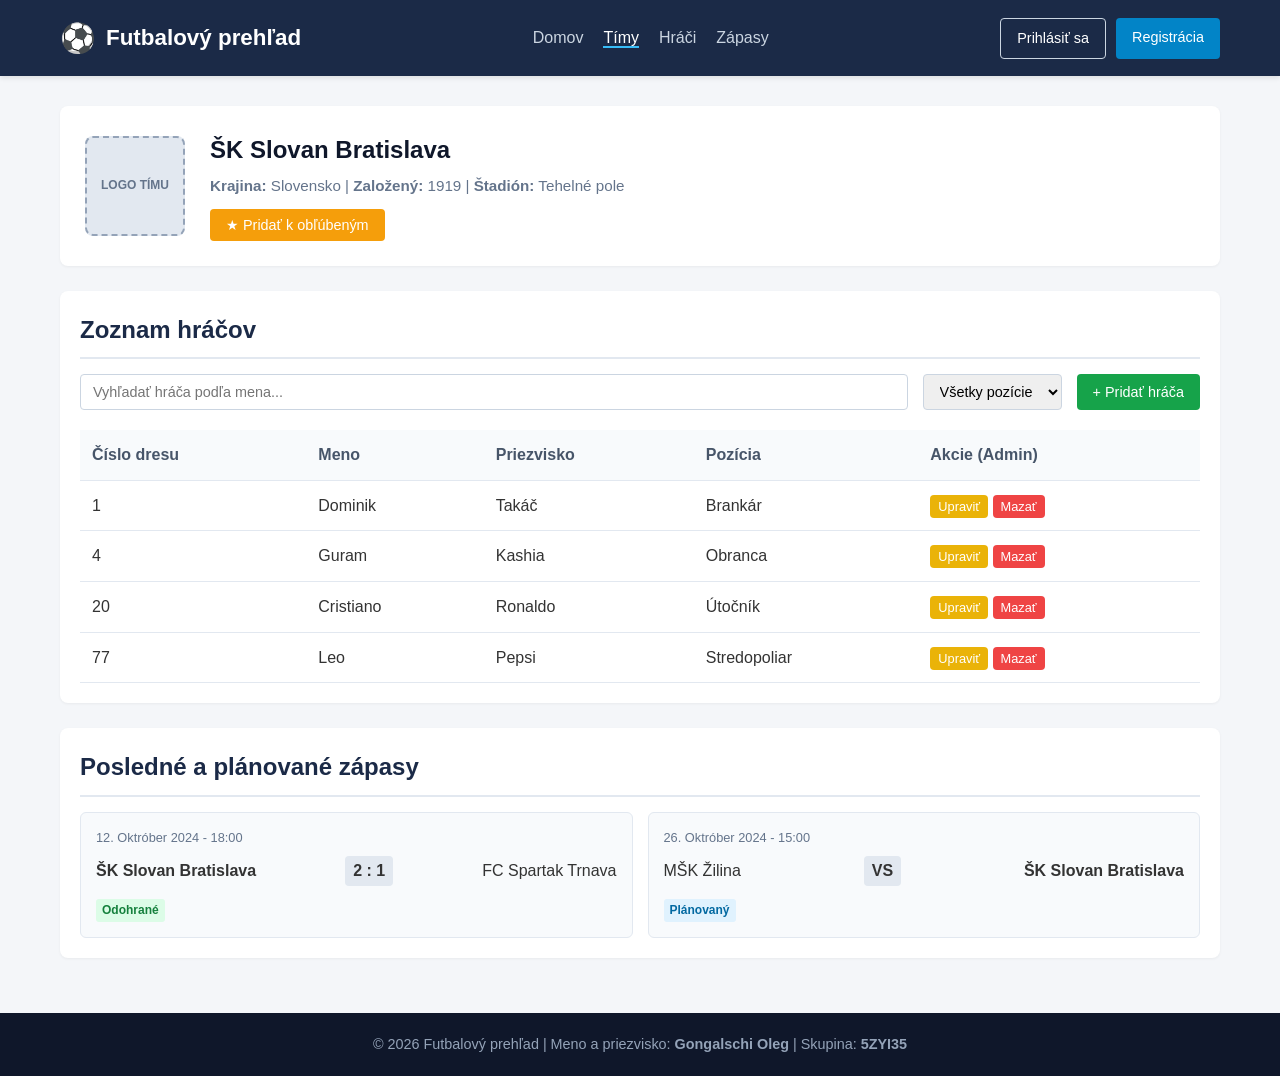
<file: HTML/index.html>
<!DOCTYPE html>
<html lang="sk">
<head>
    <meta charset="UTF-8">
    <meta name="viewport" content="width=device-width, initial-scale=1.0">
    <title>Futbalový prehľad - Detail tímu</title>
    <link rel="stylesheet" href="style.css">
</head>
<body>

    <!-- HLAVIČKA A NAVIGÁCIA -->
    <header class="site-header">
        <div class="container header-container">
            <div class="logo-area">
                <div class="logo-icon">⚽</div>
                <span class="app-title">Futbalový prehľad</span>
            </div>
            <nav class="main-nav">
                <ul>
                    <li><a href="#">Domov</a></li>
                    <li><a href="#" class="active">Tímy</a></li>
                    <li><a href="#">Hráči</a></li>
                    <li><a href="#">Zápasy</a></li>
                </ul>
            </nav>
            <div class="user-actions">
                <a href="#" class="btn btn-outline">Prihlásiť sa</a>
                <a href="#" class="btn btn-primary">Registrácia</a>
            </div>
        </div>
    </header>

    <!-- HLAVNÝ OBSAH: NETRIVIÁLNA STRÁNKA - DETAIL TÍMU -->
    <main class="main-content container">

        <!-- KARTA DETAILU TÍMU -->
        <section class="team-header-card">
            <div class="team-logo-placeholder">
                <span>LOGO TÍMU</span>
            </div>
            <div class="team-info">
                <h1>ŠK Slovan Bratislava</h1>
                <p class="team-meta">
                    <strong>Krajina:</strong> Slovensko | 
                    <strong>Založený:</strong> 1919 | 
                    <strong>Štadión:</strong> Tehelné pole
                </p>
                <button class="btn btn-favorite">★ Pridať k obľúbeným</button>
            </div>
        </section>

        <!-- SEKCIA HRÁČOV S FILTROVANÍM (AJAX MOCK) -->
        <section class="section-block">
            <h2>Zoznam hráčov</h2>

            <div class="filter-bar">
                <input type="text" placeholder="Vyhľadať hráča podľa mena..." class="form-control">
                <select class="form-control">
                    <option value="">Všetky pozície</option>
                    <option value="GK">Brankár</option>
                    <option value="DF">Obranca</option>
                    <option value="MF">Stredopoliar</option>
                    <option value="FW">Útočník</option>
                </select>
                <!-- ADMIN OVLÁDACÍ PRVOK -->
                <button class="btn btn-success">+ Pridať hráča</button>
            </div>

            <div class="table-responsive">
                <table class="data-table">
                    <thead>
                        <tr>
                            <th>Číslo dresu</th>
                            <th>Meno</th>
                            <th>Priezvisko</th>
                            <th>Pozícia</th>
                            <th>Akcie (Admin)</th>
                        </tr>
                    </thead>
                    <tbody>
                        <tr>
                            <td>1</td>
                            <td>Dominik</td>
                            <td>Takáč</td>
                            <td>Brankár</td>
                            <td>
                                <button class="btn btn-sm btn-edit">Upraviť</button>
                                <button class="btn btn-sm btn-delete">Mazať</button>
                            </td>
                        </tr>
                        <tr>
                            <td>4</td>
                            <td>Guram</td>
                            <td>Kashia</td>
                            <td>Obranca</td>
                            <td>
                                <button class="btn btn-sm btn-edit">Upraviť</button>
                                <button class="btn btn-sm btn-delete">Mazať</button>
                            </td>
                        </tr>
                        <tr>
                            <td>20</td>
                            <td>Cristiano</td>
                            <td>Ronaldo</td>
                            <td>Útočník</td>
                            <td>

                                
                                <button class="btn btn-sm btn-edit">Upraviť</button>
                                <button class="btn btn-sm btn-delete">Mazať</button>
                            </td>
                        </tr>
                        <tr>
                            <td>77</td>
                            <td>Leo</td>
                            <td>Pepsi</td>
                            <td>Stredopoliar</td>
                            <td>
                                <button class="btn btn-sm btn-edit">Upraviť</button>
                                <button class="btn btn-sm btn-delete">Mazať</button>
                            </td>
                        </tr>
                    </tbody>
                </table>
            </div>
        </section>

        <!-- SEKCIA ZÁPASOV TÍMU -->
        <section class="section-block">
            <h2>Posledné a plánované zápasy</h2>

            <div class="matches-grid">
                <div class="match-card">
                    <div class="match-date">12. Oktróber 2024 - 18:00</div>
                    <div class="match-teams">
                        <span><strong>ŠK Slovan Bratislava</strong></span>
                        <span class="score">2 : 1</span>
                        <span>FC Spartak Trnava</span>
                    </div>
                    <div class="match-status finished">Odohrané</div>
                </div>

                <div class="match-card">
                    <div class="match-date">26. Oktróber 2024 - 15:00</div>
                    <div class="match-teams">
                        <span>MŠK Žilina</span>
                        <span class="score">VS</span>
                        <span><strong>ŠK Slovan Bratislava</strong></span>
                    </div>
                    <div class="match-status planned">Plánovaný</div>
                </div>
            </div>
        </section>

    </main>

    <!-- PÄTIČKA -->
    <footer class="site-footer">
        <div class="container footer-container">
            <p>&copy; 2026 Futbalový prehľad | Meno a priezvisko: <strong>Gongalschi Oleg</strong> | Skupina: <strong>5ZYI35</strong></p>
        </div>
    </footer>

</body>
</html>
</file>
<file: HTML/style.css>
/* RESET A ZÁKLADNÉ NASTAVENIA */
* {
    box-sizing: border-box;
    margin: 0;
    padding: 0;
}

body {
    font-family: Arial, Helvetica, sans-serif;
    line-height: 1.6;
    background-color: #f4f6f9;
    color: #333;
    display: flex;
    flex-direction: column;
    min-height: 100vh;
}

/* KONTAJNER PRE OBSAH */
.container {
    width: 100%;
    max-width: 1200px;
    margin: 0 auto;
    padding: 0 20px;
}

/* HLAVIČKA */
.site-header {
    background-color: #1b2a47;
    color: #ffffff;
    padding: 15px 0;
    box-shadow: 0 2px 5px rgba(0,0,0,0.1);
}

.header-container {
    display: flex;
    justify-content: space-between;
    align-items: center;
    flex-wrap: wrap;
    gap: 15px;
}

.logo-area {
    display: flex;
    align-items: center;
    gap: 10px;
}

.logo-icon {
    font-size: 1.8rem;
}

.app-title {
    font-size: 1.4rem;
    font-weight: bold;
}

.main-nav ul {
    display: flex;
    list-style: none;
    gap: 20px;
}

.main-nav a {
    color: #cbd5e1;
    text-decoration: none;
    font-weight: 500;
    transition: color 0.2s;
}

.main-nav a:hover,
.main-nav a.active {
    color: #ffffff;
    border-bottom: 2px solid #38bdf8;
}

.user-actions {
    display: flex;
    gap: 10px;
}

/* TLAČIDLÁ */
.btn {
    display: inline-block;
    padding: 8px 16px;
    border-radius: 4px;
    text-decoration: none;
    font-size: 0.9rem;
    cursor: pointer;
    border: none;
    transition: background-color 0.2s;
}

.btn-primary { background-color: #0284c7; color: white; }
.btn-primary:hover { background-color: #0369a1; }

.btn-outline { background-color: transparent; border: 1px solid #cbd5e1; color: white; }
.btn-outline:hover { background-color: rgba(255,255,255,0.1); }

.btn-favorite { background-color: #f59e0b; color: white; margin-top: 10px; }
.btn-favorite:hover { background-color: #d97706; }

.btn-success { background-color: #16a34a; color: white; }
.btn-success:hover { background-color: #15803d; }

.btn-sm { padding: 4px 8px; font-size: 0.8rem; }
.btn-edit { background-color: #eab308; color: white; }
.btn-delete { background-color: #ef4444; color: white; }

/* HLAVNÝ OBSAH */
.main-content {
    flex: 1;
    padding: 30px 20px;
}

.section-block {
    background: white;
    padding: 20px;
    border-radius: 8px;
    margin-bottom: 25px;
    box-shadow: 0 1px 3px rgba(0,0,0,0.05);
}

.section-block h2 {
    margin-bottom: 15px;
    color: #1b2a47;
    border-bottom: 2px solid #e2e8f0;
    padding-bottom: 8px;
}

/* DETAIL TÍMU HEADER */
.team-header-card {
    background: white;
    padding: 25px;
    border-radius: 8px;
    display: flex;
    gap: 25px;
    align-items: center;
    margin-bottom: 25px;
    box-shadow: 0 1px 3px rgba(0,0,0,0.05);
}

.team-logo-placeholder {
    width: 100px;
    height: 100px;
    background-color: #e2e8f0;
    border: 2px dashed #94a3b8;
    display: flex;
    justify-content: center;
    align-items: center;
    font-size: 0.75rem;
    font-weight: bold;
    color: #64748b;
    border-radius: 8px;
    text-align: center;
    flex-shrink: 0;
}

.team-info h1 {
    color: #0f172a;
    margin-bottom: 5px;
}

.team-meta {
    color: #64748b;
    font-size: 0.95rem;
}

/* FILTROVANIE */
.filter-bar {
    display: flex;
    gap: 15px;
    margin-bottom: 20px;
    flex-wrap: wrap;
}

.form-control {
    padding: 8px 12px;
    border: 1px solid #cbd5e1;
    border-radius: 4px;
    font-size: 0.9rem;
}

input.form-control {
    flex: 1;
    min-width: 200px;
}

/* TABUĽKA */
.table-responsive {
    overflow-x: auto;
}

.data-table {
    width: 100%;
    border-collapse: collapse;
    text-align: left;
}

.data-table th, 
.data-table td {
    padding: 12px;
    border-bottom: 1px solid #e2e8f0;
}

.data-table th {
    background-color: #f8fafc;
    color: #475569;
}

/* ZÁPASY GRID */
.matches-grid {
    display: grid;
    grid-template-columns: repeat(auto-fit, minmax(280px, 1fr));
    gap: 15px;
}

.match-card {
    border: 1px solid #e2e8f0;
    border-radius: 6px;
    padding: 15px;
    background-color: #f8fafc;
}

.match-date {
    font-size: 0.8rem;
    color: #64748b;
    margin-bottom: 8px;
}

.match-teams {
    display: flex;
    justify-content: space-between;
    align-items: center;
    margin-bottom: 10px;
}

.score {
    background: #e2e8f0;
    padding: 2px 8px;
    border-radius: 4px;
    font-weight: bold;
}

.match-status {
    font-size: 0.75rem;
    font-weight: bold;
    display: inline-block;
    padding: 2px 6px;
    border-radius: 3px;
}

.match-status.finished { background: #dcfce7; color: #15803d; }
.match-status.planned { background: #e0f2fe; color: #0369a1; }

/* PÄTIČKA */
.site-footer {
    background-color: #0f172a;
    color: #94a3b8;
    text-align: center;
    padding: 20px 0;
    font-size: 0.9rem;
}

/* RESPONZÍVNE PRISPÔSOBENIE (MEDIA QUERIES) */
@media (max-width: 768px) {
    .header-container {
        flex-direction: column;
        align-items: flex-start;
    }

    .main-nav ul {
        flex-direction: column;
        gap: 10px;
    }

    .user-actions {
        width: 100%;
        justify-content: flex-start;
    }

    .team-header-card {
        flex-direction: column;
        text-align: center;
    }

    .filter-bar {
        flex-direction: column;
    }

    .filter-bar .form-control,
    .filter-bar .btn {
        width: 100%;
    }
}
</file>
<file: analyza/HTML/style.css>
/* RESET A ZÁKLADNÉ NASTAVENIA */
* {
    box-sizing: border-box;
    margin: 0;
    padding: 0;
}

body {
    font-family: Arial, Helvetica, sans-serif;
    line-height: 1.6;
    background-color: #f4f6f9;
    color: #333;
    display: flex;
    flex-direction: column;
    min-height: 100vh;
}

/* KONTAJNER PRE OBSAH */
.container {
    width: 100%;
    max-width: 1200px;
    margin: 0 auto;
    padding: 0 20px;
}

/* HLAVIČKA */
.site-header {
    background-color: #1b2a47;
    color: #ffffff;
    padding: 15px 0;
    box-shadow: 0 2px 5px rgba(0,0,0,0.1);
}

.header-container {
    display: flex;
    justify-content: space-between;
    align-items: center;
    flex-wrap: wrap;
    gap: 15px;
}

.logo-area {
    display: flex;
    align-items: center;
    gap: 10px;
}

.logo-icon {
    font-size: 1.8rem;
}

.app-title {
    font-size: 1.4rem;
    font-weight: bold;
}

.main-nav ul {
    display: flex;
    list-style: none;
    gap: 20px;
}

.main-nav a {
    color: #cbd5e1;
    text-decoration: none;
    font-weight: 500;
    transition: color 0.2s;
}

.main-nav a:hover,
.main-nav a.active {
    color: #ffffff;
    border-bottom: 2px solid #38bdf8;
}

.user-actions {
    display: flex;
    gap: 10px;
}

/* TLAČIDLÁ */
.btn {
    display: inline-block;
    padding: 8px 16px;
    border-radius: 4px;
    text-decoration: none;
    font-size: 0.9rem;
    cursor: pointer;
    border: none;
    transition: background-color 0.2s;
}

.btn-primary { background-color: #0284c7; color: white; }
.btn-primary:hover { background-color: #0369a1; }

.btn-outline { background-color: transparent; border: 1px solid #cbd5e1; color: white; }
.btn-outline:hover { background-color: rgba(255,255,255,0.1); }

.btn-favorite { background-color: #f59e0b; color: white; margin-top: 10px; }
.btn-favorite:hover { background-color: #d97706; }

.btn-success { background-color: #16a34a; color: white; }
.btn-success:hover { background-color: #15803d; }

.btn-sm { padding: 4px 8px; font-size: 0.8rem; }
.btn-edit { background-color: #eab308; color: white; }
.btn-delete { background-color: #ef4444; color: white; }

/* HLAVNÝ OBSAH */
.main-content {
    flex: 1;
    padding: 30px 20px;
}

.section-block {
    background: white;
    padding: 20px;
    border-radius: 8px;
    margin-bottom: 25px;
    box-shadow: 0 1px 3px rgba(0,0,0,0.05);
}

.section-block h2 {
    margin-bottom: 15px;
    color: #1b2a47;
    border-bottom: 2px solid #e2e8f0;
    padding-bottom: 8px;
}

/* DETAIL TÍMU HEADER */
.team-header-card {
    background: white;
    padding: 25px;
    border-radius: 8px;
    display: flex;
    gap: 25px;
    align-items: center;
    margin-bottom: 25px;
    box-shadow: 0 1px 3px rgba(0,0,0,0.05);
}

.team-logo-placeholder {
    width: 100px;
    height: 100px;
    background-color: #e2e8f0;
    border: 2px dashed #94a3b8;
    display: flex;
    justify-content: center;
    align-items: center;
    font-size: 0.75rem;
    font-weight: bold;
    color: #64748b;
    border-radius: 8px;
    text-align: center;
    flex-shrink: 0;
}

.team-info h1 {
    color: #0f172a;
    margin-bottom: 5px;
}

.team-meta {
    color: #64748b;
    font-size: 0.95rem;
}

/* FILTROVANIE */
.filter-bar {
    display: flex;
    gap: 15px;
    margin-bottom: 20px;
    flex-wrap: wrap;
}

.form-control {
    padding: 8px 12px;
    border: 1px solid #cbd5e1;
    border-radius: 4px;
    font-size: 0.9rem;
}

input.form-control {
    flex: 1;
    min-width: 200px;
}

/* TABUĽKA */
.table-responsive {
    overflow-x: auto;
}

.data-table {
    width: 100%;
    border-collapse: collapse;
    text-align: left;
}

.data-table th, 
.data-table td {
    padding: 12px;
    border-bottom: 1px solid #e2e8f0;
}

.data-table th {
    background-color: #f8fafc;
    color: #475569;
}

/* ZÁPASY GRID */
.matches-grid {
    display: grid;
    grid-template-columns: repeat(auto-fit, minmax(280px, 1fr));
    gap: 15px;
}

.match-card {
    border: 1px solid #e2e8f0;
    border-radius: 6px;
    padding: 15px;
    background-color: #f8fafc;
}

.match-date {
    font-size: 0.8rem;
    color: #64748b;
    margin-bottom: 8px;
}

.match-teams {
    display: flex;
    justify-content: space-between;
    align-items: center;
    margin-bottom: 10px;
}

.score {
    background: #e2e8f0;
    padding: 2px 8px;
    border-radius: 4px;
    font-weight: bold;
}

.match-status {
    font-size: 0.75rem;
    font-weight: bold;
    display: inline-block;
    padding: 2px 6px;
    border-radius: 3px;
}

.match-status.finished { background: #dcfce7; color: #15803d; }
.match-status.planned { background: #e0f2fe; color: #0369a1; }

/* PÄTIČKA */
.site-footer {
    background-color: #0f172a;
    color: #94a3b8;
    text-align: center;
    padding: 20px 0;
    font-size: 0.9rem;
}

/* RESPONZÍVNE PRISPÔSOBENIE (MEDIA QUERIES) */
@media (max-width: 768px) {
    .header-container {
        flex-direction: column;
        align-items: flex-start;
    }

    .main-nav ul {
        flex-direction: column;
        gap: 10px;
    }

    .user-actions {
        width: 100%;
        justify-content: flex-start;
    }

    .team-header-card {
        flex-direction: column;
        text-align: center;
    }

    .filter-bar {
        flex-direction: column;
    }

    .filter-bar .form-control,
    .filter-bar .btn {
        width: 100%;
    }
}
</file>
